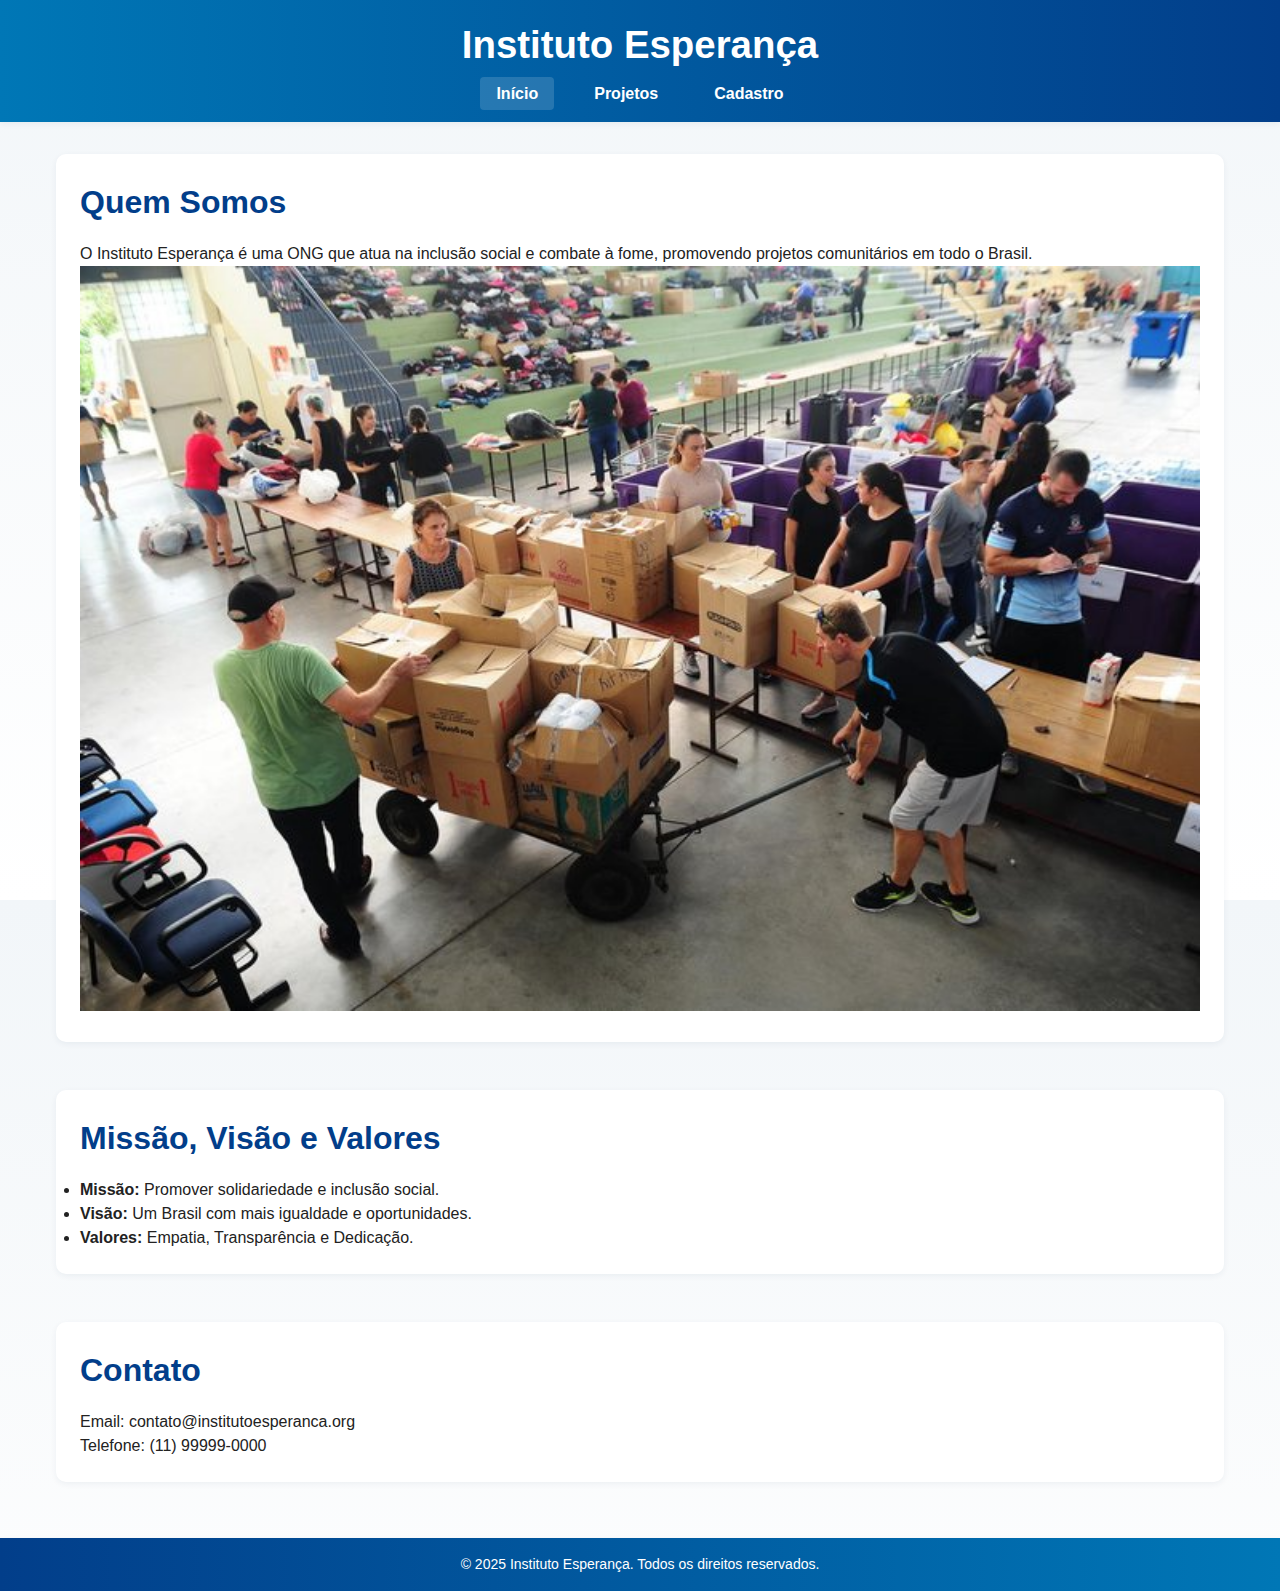
<file: index.html>
<!DOCTYPE html>
<html lang="pt-BR">
<head>
  <meta charset="UTF-8">
  <meta name="viewport" content="width=device-width, initial-scale=1.0">
  <title>Instituto Esperança - ONG</title>
  <link rel="stylesheet" href="css/style.css">
</head>
<body>
  <header>
    <h1>Instituto Esperança</h1>
    <nav>
      <ul>
        <li><a href="#" data-page="home" class="ativo">Início</a></li>
        <li>
          <a href="#" data-page="projetos">Projetos</a>
          <ul>
            <li><a href="#" data-page="projetos" data-anchor="alimentar">Alimentar com Amor</a></li>
            <li><a href="#" data-page="projetos" data-anchor="futuro">Futuro Brilhante</a></li>
            <li><a href="#" data-page="projetos" data-anchor="verde">Verde Esperança</a></li>
          </ul>
        </li>
        <li><a href="#" data-page="cadastro">Cadastro</a></li>
      </ul>
      <div class="menu-hamburguer">
        <span></span>
        <span></span>
        <span></span>
      </div>
    </nav>
  </header>

  <main id="app">
    <!-- Conteúdo será carregado via JS -->
  </main>

  <footer>
    <p>&copy; 2025 Instituto Esperança. Todos os direitos reservados.</p>
  </footer>

  <script src="js/script.js"></script>
</body>
</html>
</file>
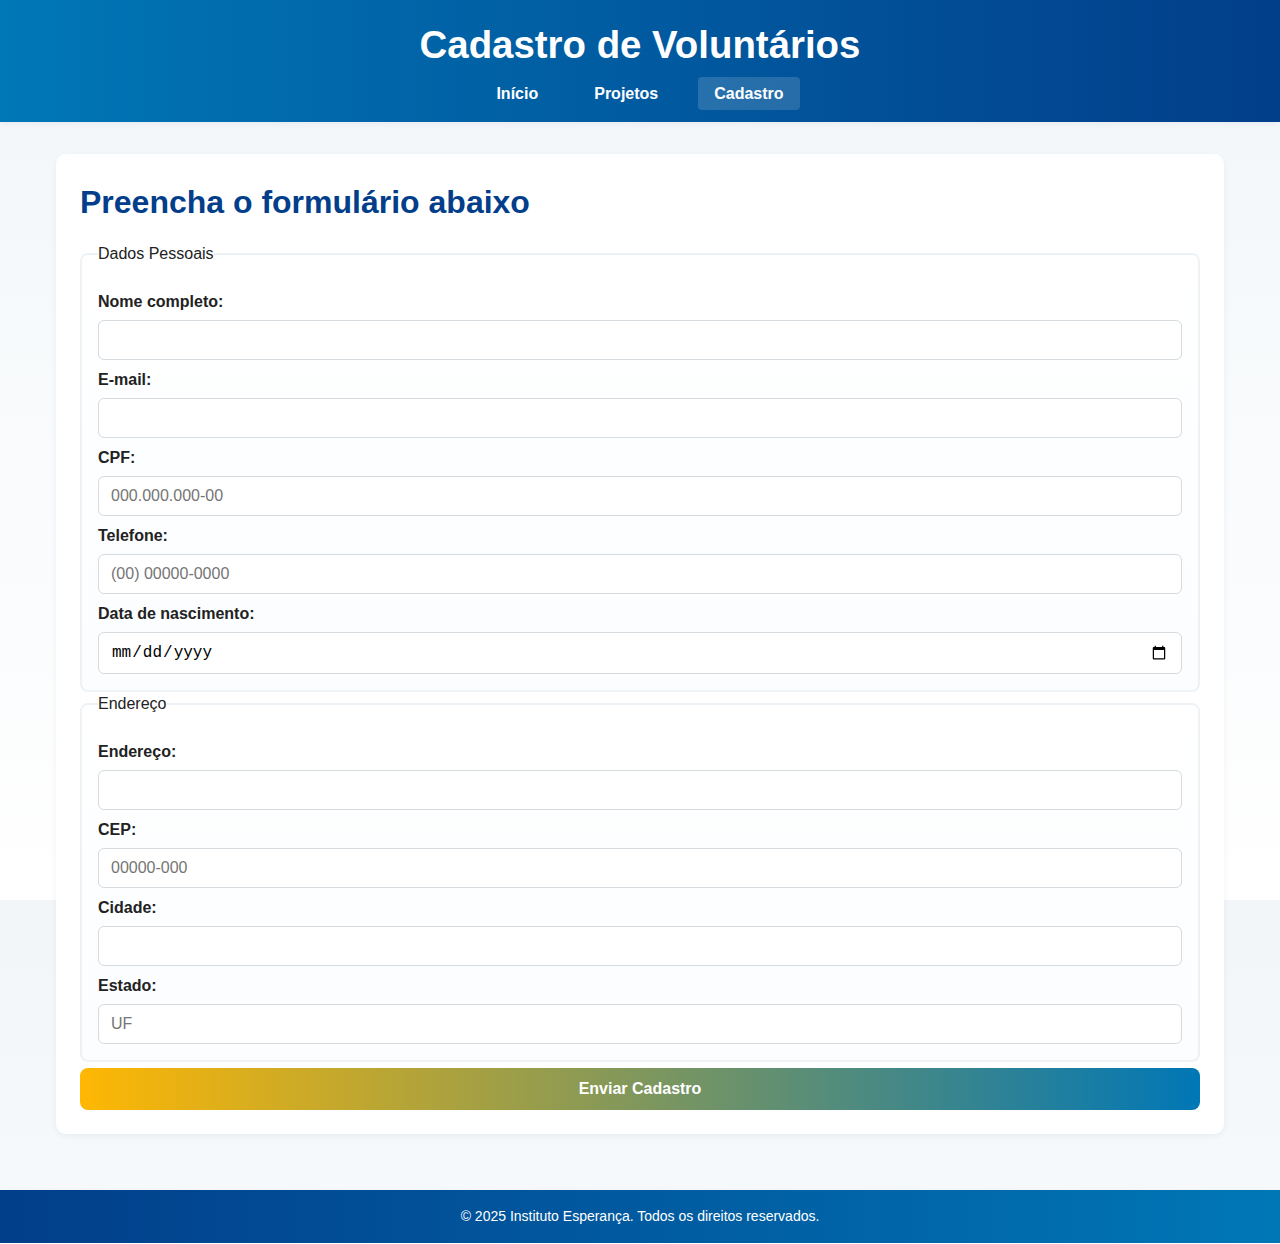
<file: cadastro.html>
<!DOCTYPE html>
<html lang="pt-BR">
<head>
  <meta charset="UTF-8">
  <meta name="viewport" content="width=device-width, initial-scale=1.0">
  <title>Cadastro de Voluntários - Instituto Esperança</title>
  <link rel="stylesheet" href="css/style.css">

</head>
<body>
  <header>
    <h1>Cadastro de Voluntários</h1>
    <nav>
      <ul>
        <li><a href="index.html">Início</a></li>
        <li><a href="projetos.html">Projetos</a></li>
        <li><a href="cadastro.html" class="ativo">Cadastro</a></li>
      </ul>
      <div class="menu-hamburguer">
        <span></span>
        <span></span>
        <span></span>
      </div>
    </nav>
  </header>

  <main>
    <section class="formulario-cadastro">
      <h2>Preencha o formulário abaixo</h2>

      <form id="formCadastro" novalidate>
        <fieldset>
          <legend>Dados Pessoais</legend>
          <label for="nome">Nome completo:</label>
          <input type="text" id="nome" name="nome" required>

          <label for="email">E-mail:</label>
          <input type="email" id="email" name="email" required>

          <label for="cpf">CPF:</label>
          <input type="text" id="cpf" name="cpf" maxlength="14" placeholder="000.000.000-00" required>

          <label for="telefone">Telefone:</label>
          <input type="tel" id="telefone" name="telefone" maxlength="15" placeholder="(00) 00000-0000" required>

          <label for="data-nasc">Data de nascimento:</label>
          <input type="date" id="data-nasc" name="data-nasc" required>
        </fieldset>

        <fieldset>
          <legend>Endereço</legend>
          <label for="endereco">Endereço:</label>
          <input type="text" id="endereco" name="endereco" required>

          <label for="cep">CEP:</label>
          <input type="text" id="cep" name="cep" maxlength="9" placeholder="00000-000" required>

          <label for="cidade">Cidade:</label>
          <input type="text" id="cidade" name="cidade" required>

          <label for="estado">Estado:</label>
          <input type="text" id="estado" name="estado" maxlength="2" placeholder="UF" required>
        </fieldset>

        <input type="submit" value="Enviar Cadastro" class="botao-enviar">
        <div id="alerta"></div>
      </form>
    </section>
  </main>

   <footer>
    <p>&copy; 2025 Instituto Esperança. Todos os direitos reservados.</p>
  </footer>

  <script src="js/script.js"></script>

</body>
</html>
</file>
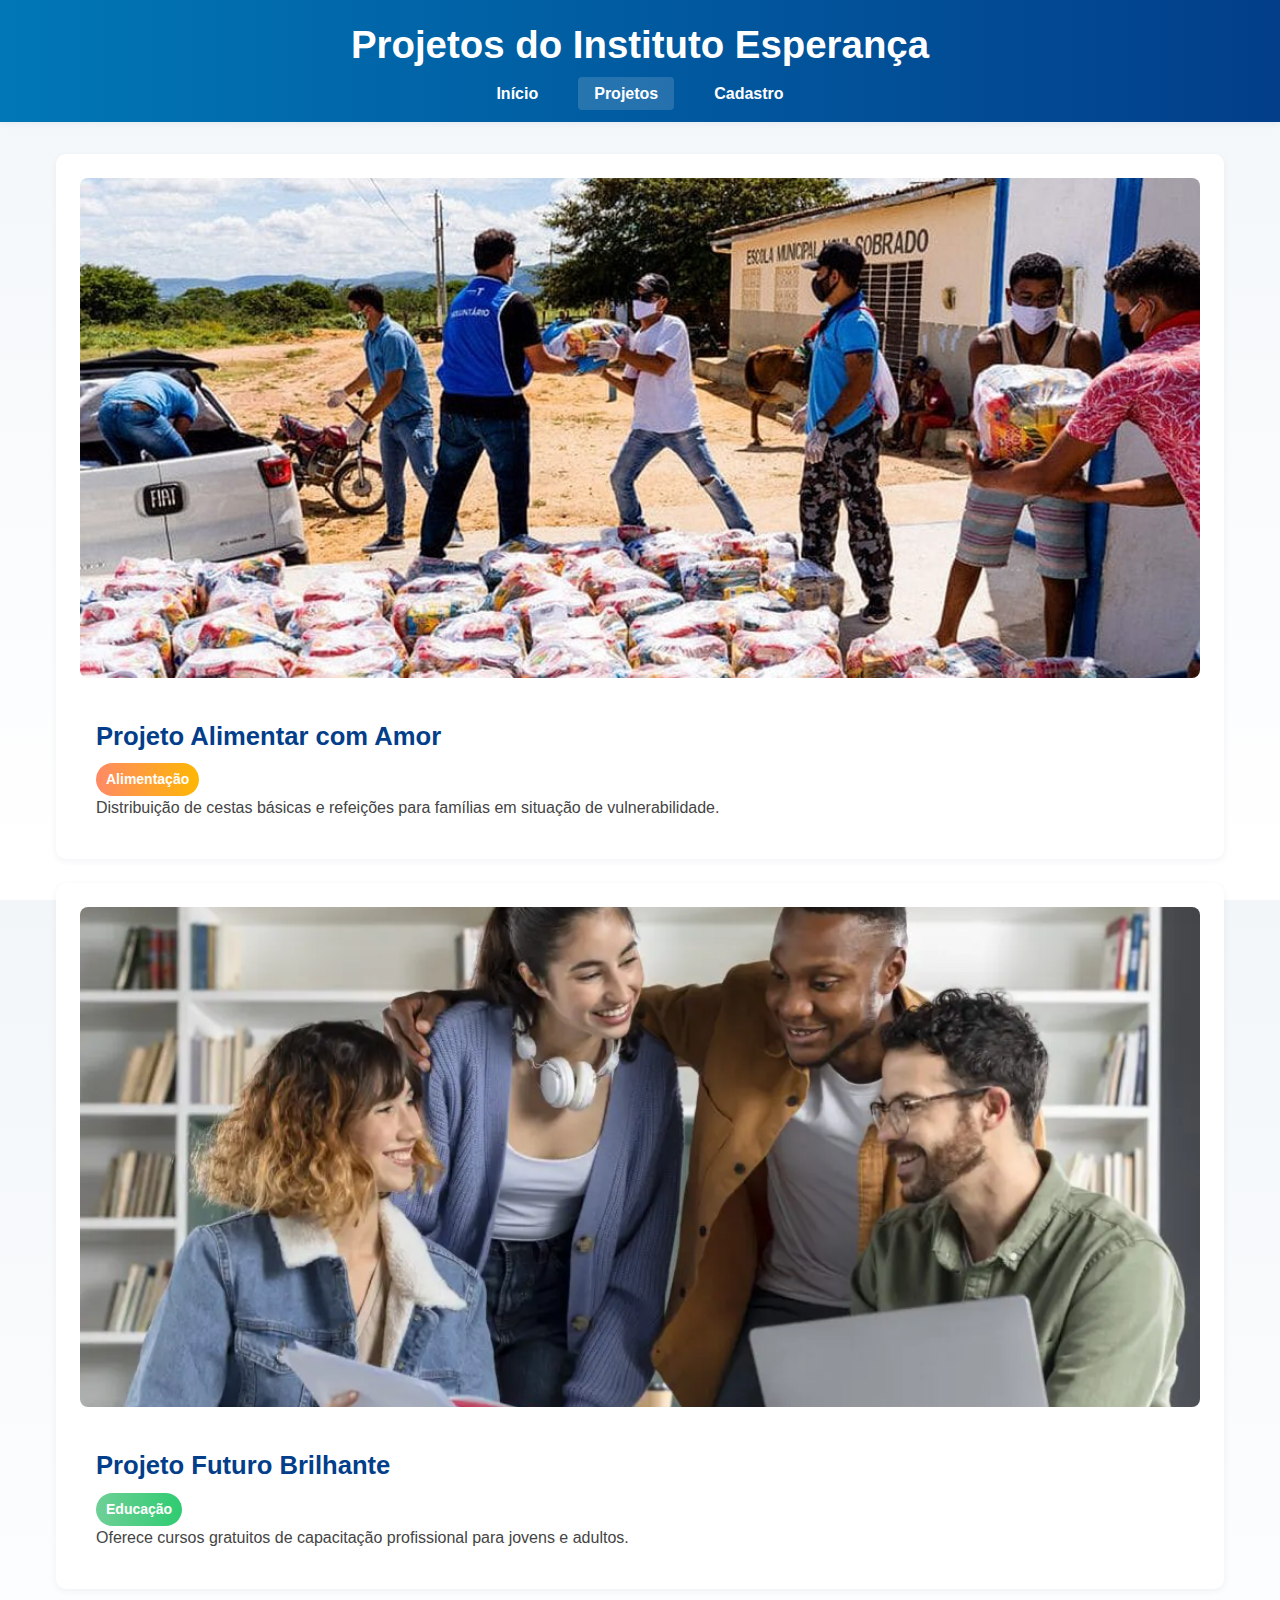
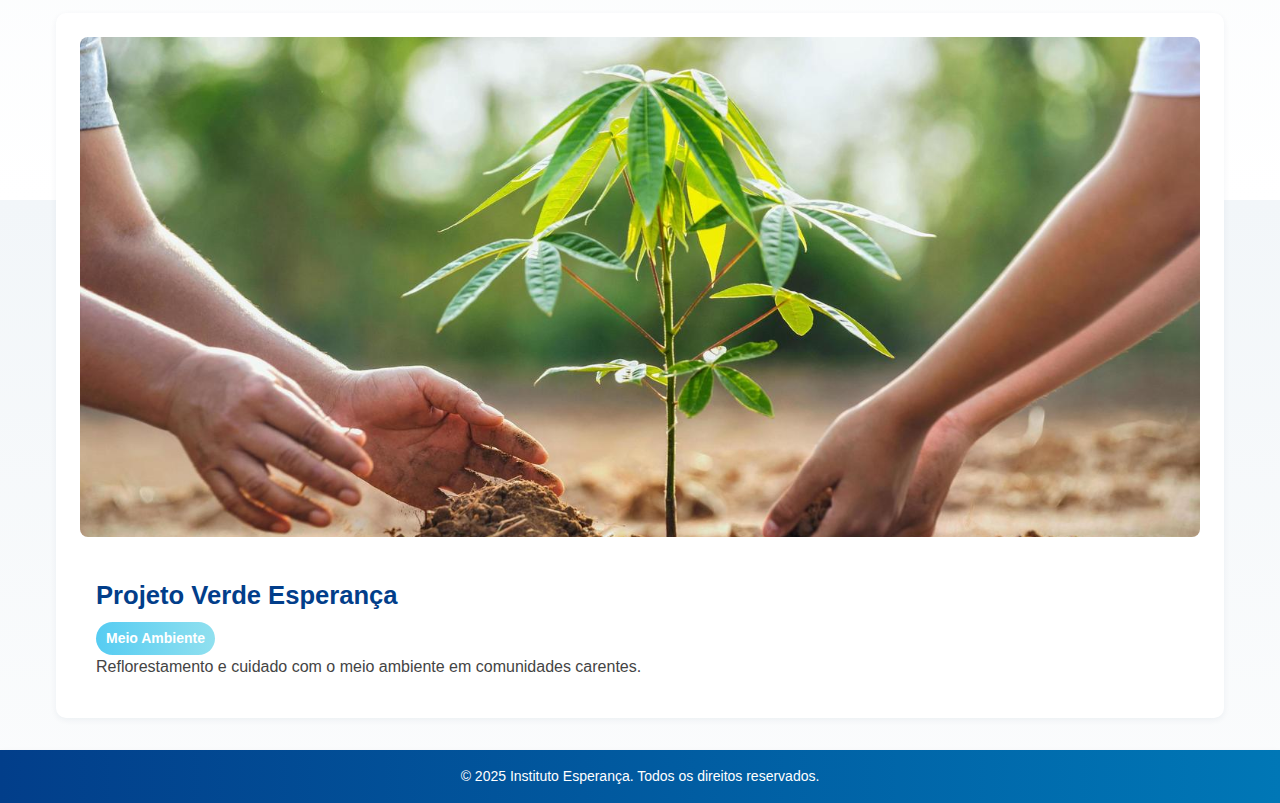
<file: projetos.html>
<!DOCTYPE html>
<html lang="pt-BR">
<head>
  <meta charset="UTF-8">
  <meta name="viewport" content="width=device-width, initial-scale=1.0">
  <title>Projetos - Instituto Esperança</title>
  <link rel="stylesheet" href="css/style.css">
</head>
<body>
  <header>
    <h1>Projetos do Instituto Esperança</h1>
    <nav>
      <ul>
        <li><a href="index.html">Início</a></li>
        <li><a href="projetos.html" class="ativo">Projetos</a></li>
        <li><a href="cadastro.html">Cadastro</a></li>
      </ul>
      <div class="menu-hamburguer">
        <span></span>
        <span></span>
        <span></span>
      </div>
    </nav>
  </header>

  <main>
    <!-- Card 1 -->
    <section class="card" id="alimentar">
      <img src="imagens/projeto1.jpg" alt="Distribuição de alimentos">
      <div class="card-body">
        <h3>Projeto Alimentar com Amor</h3>
        <span class="badge">Alimentação</span>
        <p>Distribuição de cestas básicas e refeições para famílias em situação de vulnerabilidade.</p>
      </div>
    </section>

    <!-- Card 2 -->
    <section class="card" id="futuro">
      <img src="imagens/projeto2.jpg" alt="Aulas de capacitação">
      <div class="card-body">
        <h3>Projeto Futuro Brilhante</h3>
        <span class="badge">Educação</span>
        <p>Oferece cursos gratuitos de capacitação profissional para jovens e adultos.</p>
      </div>
    </section>

    <!-- Card 3 -->
    <section class="card" id="verde">
      <img src="imagens/projeto3.jpg" alt="Plantio de árvores">
      <div class="card-body">
        <h3>Projeto Verde Esperança</h3>
        <span class="badge">Meio Ambiente</span>
        <p>Reflorestamento e cuidado com o meio ambiente em comunidades carentes.</p>
      </div>
    </section>
  </main>

  <footer>
    <p>&copy; 2025 Instituto Esperança. Todos os direitos reservados.</p>
  </footer>

<script src="js/script.js"></script>


</body>
</html>
</file>
<file: css/style.css>
/* ==============================
    DESIGN SYSTEM - VARIÁVEIS
============================== */
:root {
  /* Paleta de 8 cores */
  --cor-primaria-1: #0077b6;   
  --cor-primaria-2: #023e8a;   
  --cor-secundaria: #ffb703;   
  --cor-terciaria: #90e0ef;    
  --neutra-clara: #f2f6f9;
  --neutra-meio: #f8f9fb;
  --neutra-escura: #222222;
  --sucesso: #2ecc71;
  --erro: #e63946;

  /* Tipografia */
  --font-sans: 'Arial', sans-serif;
  --font-title: 'Arial Black', sans-serif;
  --fs-1: 2.4rem;
  --fs-2: 2rem;
  --fs-3: 1.6rem;
  --fs-body: 1rem;
  --fs-small: 0.875rem;

  /* Espaçamentos */
  --s-8: 8px;
  --s-16: 16px;
  --s-24: 24px;
  --s-32: 32px;
  --s-48: 48px;
  --s-64: 64px;

  /* Layout */
  --max-width: 1200px;
  --radius: 10px;
  --elevation-1: 0 2px 6px rgba(2,46,78,0.06);
  --elevation-2: 0 6px 18px rgba(2,46,78,0.12);
}

/* ==============================
    RESET E BASE
============================== */
* {
  box-sizing: border-box;
  margin: 0;
  padding: 0;
}
html, body { height: 100%; }
body {
  font-family: var(--font-sans);
  background: linear-gradient(180deg, var(--neutra-clara) 0%, #ffffff 100%);
  color: var(--neutra-escura);
  -webkit-font-smoothing: antialiased;
  line-height: 1.5;
}

/* ==============================
    CABEÇALHO E NAVEGAÇÃO
============================== */
header {
  background: linear-gradient(90deg, var(--cor-primaria-1), var(--cor-primaria-2));
  color: #fff;
  padding: var(--s-16) 0;
  text-align: center;
  box-shadow: var(--elevation-1);
  position: relative;
}

header h1 {
  font-family: var(--font-title);
  font-size: var(--fs-1);
  margin-bottom: 6px;
}

/* ==============================
   MENU PRINCIPAL + DROPDOWN
============================== */
nav {
  margin-top: 8px;
  position: relative;
}

nav ul {
  list-style: none;
  display: flex;
  justify-content: center;
  gap: var(--s-24);
  align-items: center;
}

nav ul li {
  position: relative;
}

nav ul li a {
  color: white;
  text-decoration: none;
  font-weight: bold;
  padding: var(--s-8) var(--s-16);
  transition: background 0.3s, color 0.3s;
  border-radius: 4px;
}

nav ul li a:hover,
nav ul li a.ativo {
  background: rgba(255,255,255,0.15);
}

/* Submenu dropdown */
nav ul li ul {
  display: none;
  position: absolute;
  top: 100%;
  left: 0;
  flex-direction: column;
  background: var(--cor-primaria-2);
  border-radius: 6px;
  padding: var(--s-8) 0;
  min-width: 200px;
  box-shadow: var(--elevation-2);
  z-index: 10;
}

nav ul li:hover ul {
  display: flex;
}

nav ul li ul li a {
  padding: var(--s-8) var(--s-16);
  color: white;
  font-weight: normal;
}

nav ul li ul li a:hover {
  background: var(--cor-terciaria);
  color: var(--neutra-escura);
}

/* Menu hambúrguer (mobile) */
.menu-hamburguer {
  display: none;
  flex-direction: column;
  gap: 5px;
  position: absolute;
  right: var(--s-16);
  top: 50%;
  transform: translateY(-50%);
  cursor: pointer;
}

.menu-hamburguer span {
  display: block;
  width: 25px;
  height: 3px;
  background: white;
  border-radius: 2px;
}

/* ==============================
    RESPONSIVIDADE DO MENU
============================== */
@media (max-width: 768px) {
  nav ul {
    display: none;
    flex-direction: column;
    width: 100%;
    background: var(--cor-primaria-2);
    position: absolute;
    top: 100%;
    left: 0;
    padding: var(--s-16) 0;
  }

  nav ul.ativo {
    display: flex;
  }

  nav ul li ul {
    position: static;
    background: var(--cor-primaria-1);
  }

  .menu-hamburguer {
    display: flex;
  }
}

/* ==============================
    LAYOUT PRINCIPAL (GRID)
============================== */
main {
  display: grid;
  grid-template-columns: repeat(12, 1fr);
  gap: var(--s-16);
  max-width: var(--max-width);
  margin: var(--s-32) auto;
  padding: 0 var(--s-16);
}

section {
  grid-column: 1 / -1;
  background: #fff;
  padding: var(--s-24);
  border-radius: var(--radius);
  box-shadow: var(--elevation-1);
  margin-bottom: var(--s-24);
}

section h2 {
  font-size: var(--fs-2);
  color: var(--cor-primaria-2);
  margin-bottom: var(--s-16);
}

/* ==============================
    CARDS DE PROJETOS
============================== */
/* Grade de cards */
main {
  display: grid;
  grid-template-columns: repeat(auto-fit, minmax(320px, 1fr));
  gap: var(--s-24);
}

.card {
  margin-bottom: 0;
}

.card:hover {
  transform: translateY(-8px);
  box-shadow: 0 18px 40px rgba(2,46,78,0.12);
}
.card img {
  width: 100%;
  height: 500px;
  object-fit: cover;
  border-radius: 8px;
  margin-bottom: var(--s-16);
}


.card-body { padding: var(--s-16); }
.card h3 { font-size: var(--fs-3); margin-bottom: 8px; color: var(--cor-primaria-2); }
.card p { color: #444; line-height: 1.45; }

/* Badges */
.badge {
  display: inline-block;
  color: white;
  padding: 6px 10px;
  border-radius: 999px;
  font-weight: 700;
  font-size: var(--fs-small);
}
#alimentar .badge { background: linear-gradient(90deg, #ff8a65, #ffb703); }
#futuro .badge { background: linear-gradient(90deg, #6fcf97, #2ecc71); }
#verde .badge { background: linear-gradient(90deg, #56ccf2, #90e0ef); }

/* ==============================
    FORMULÁRIO + ALERTA
============================== */
form {
  display: grid;
  grid-template-columns: repeat(12, 1fr);
  gap: var(--s-12);
}
fieldset {
  grid-column: 1 / -1;
  border: 2px solid rgba(2,46,78,0.06);
  padding: var(--s-16);
  border-radius: 8px;
  background: linear-gradient(180deg,#fff,#fbfdff);
}
label {
  display: block;
  font-weight: 700;
  margin-top: 8px;
  color: var(--neutra-escura);
}
input, select, textarea {
  width: 100%;
  padding: 10px 12px;
  margin-top: 6px;
  border: 1px solid #d6dbe0;
  border-radius: 6px;
  font-size: var(--fs-body);
  transition: box-shadow .18s, border-color .16s;
}
input:focus, select:focus, textarea:focus {
  outline: none;
  border-color: var(--cor-terciaria);
  box-shadow: 0 0 8px rgba(144,224,239,0.4);
}

/* Botão */
.botao-enviar {
  grid-column: 1 / -1;
  justify-self: center;
  padding: 12px 28px;
  background: linear-gradient(90deg, var(--cor-secundaria), var(--cor-primaria-1));
  color: white;
  font-weight: 800;
  border: none;
  border-radius: 8px;
  cursor: pointer;
  transition: transform .12s ease, box-shadow .12s ease;
}
.botao-enviar:hover { transform: translateY(-3px); box-shadow: var(--elevation-2); }

/* Alerta centralizado e retangular */
#alerta .alert {
  display: block;          /* garante que o elemento ocupe linha inteira */
  width: 80%;              /* largura do retângulo */
  max-width: 500px;        /* não estica demais em telas grandes */
  padding: 12px 40px;      /* deixa mais largo que alto */
  margin: 20px auto;       /* centralizado */
  border-radius: 8px;
  text-align: center;
  color: white;
  font-weight: bold;
  animation: fadeIn 0.4s ease;
}

.alert-sucesso { background: linear-gradient(90deg, #28d09b, var(--sucesso)); }
.alert-erro { background: linear-gradient(90deg, #ff7b7b, var(--erro)); }

@keyframes fadeIn {
  from { opacity: 0; transform: translateY(6px); }
  to { opacity: 1; transform: none; }
}

/* ==============================
    RODAPÉ
============================== */
footer {
  background: linear-gradient(90deg, var(--cor-primaria-2), var(--cor-primaria-1));
  color: white;
  text-align: center;
  padding: var(--s-16) 0;
  font-size: var(--fs-small);
  margin-top: var(--s-24);
  box-shadow: var(--elevation-1);
}

/* ==============================
    RESPONSIVIDADE GERAL
============================== */
@media (max-width: 1200px) {
  main { max-width: 1000px; }
}
@media (max-width: 1024px) {
  main { grid-template-columns: repeat(8, 1fr); }
}
@media (max-width: 768px) {
  main { grid-template-columns: repeat(6, 1fr); }
}
@media (max-width: 480px) {
  main { grid-template-columns: repeat(4, 1fr); }
  header h1 { font-size: 1.6rem; }
  .card img { height: 180px; }
}
@media (max-width: 360px) {
  main { grid-template-columns: repeat(2, 1fr); }
  .card img { height: 140px; }
}

/* Utilitários */
.text-center { text-align: center; }
.small { font-size: var(--fs-small); }
</file>
